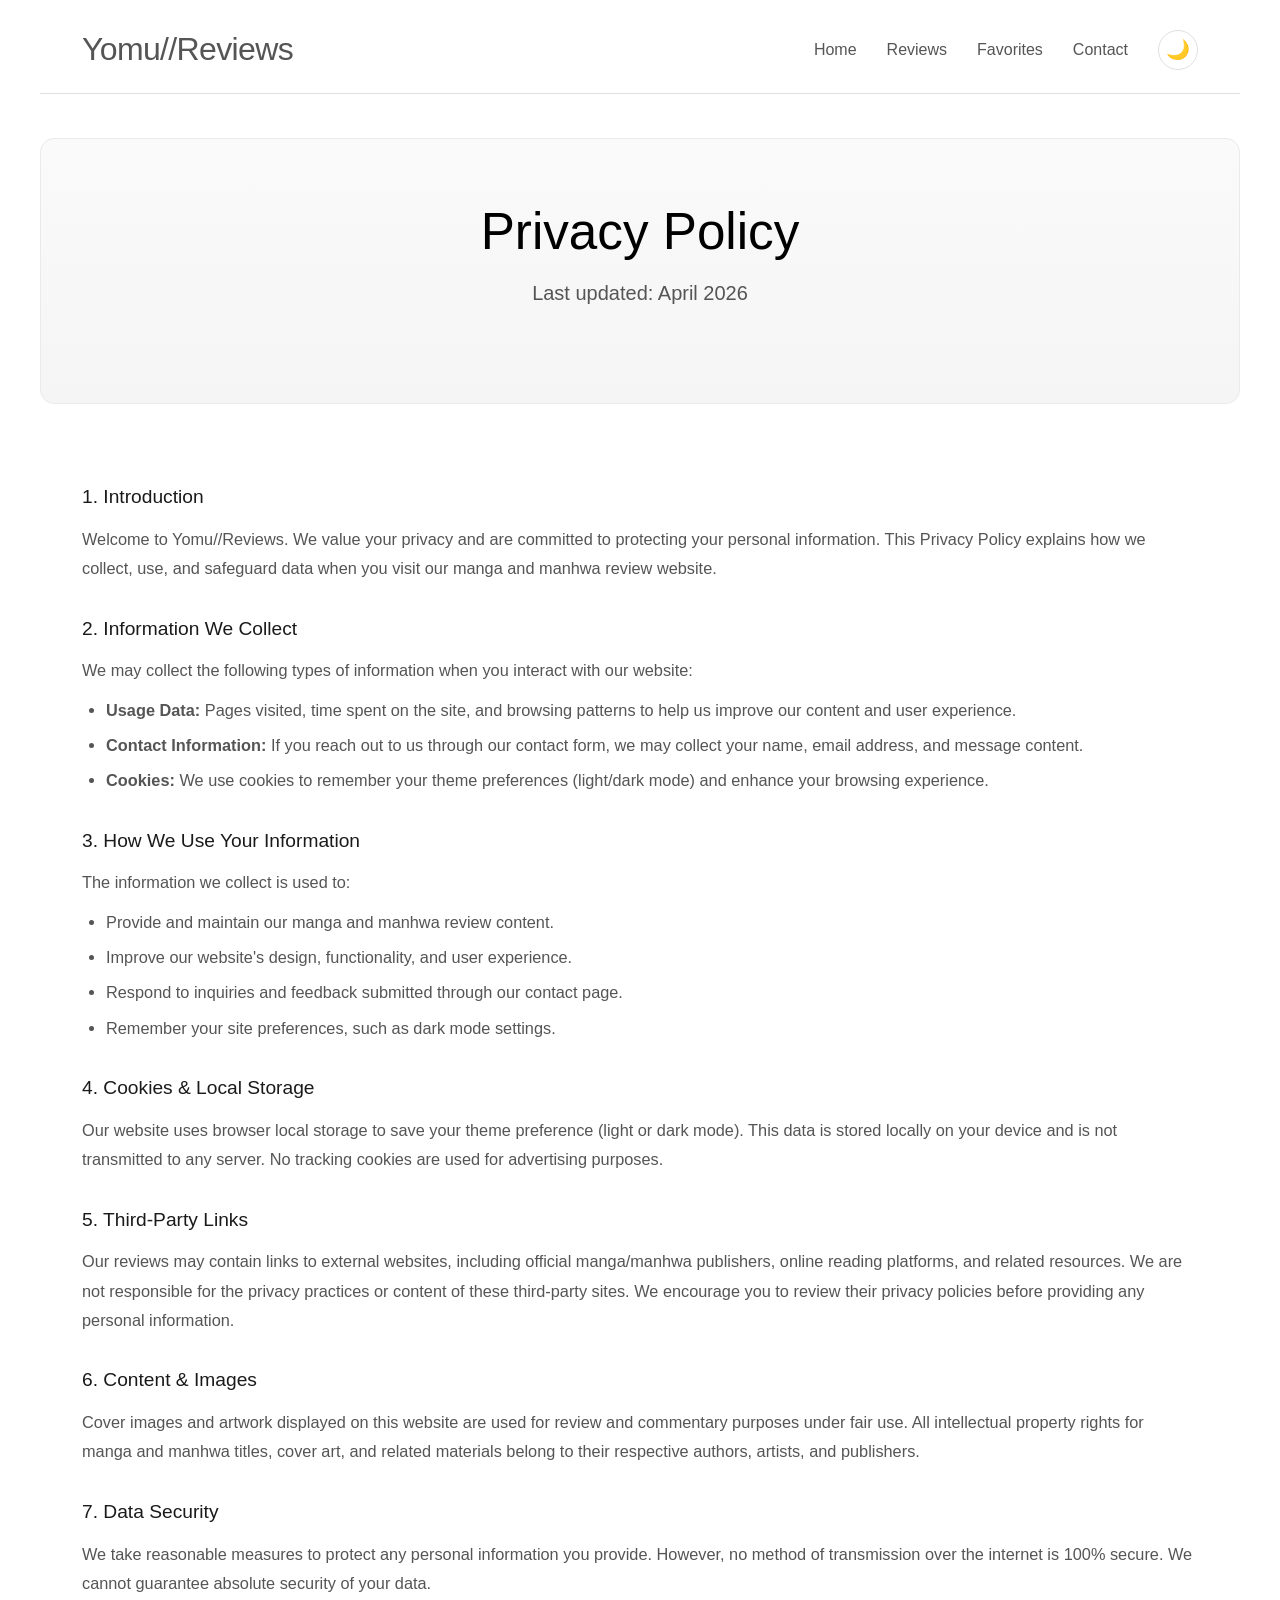
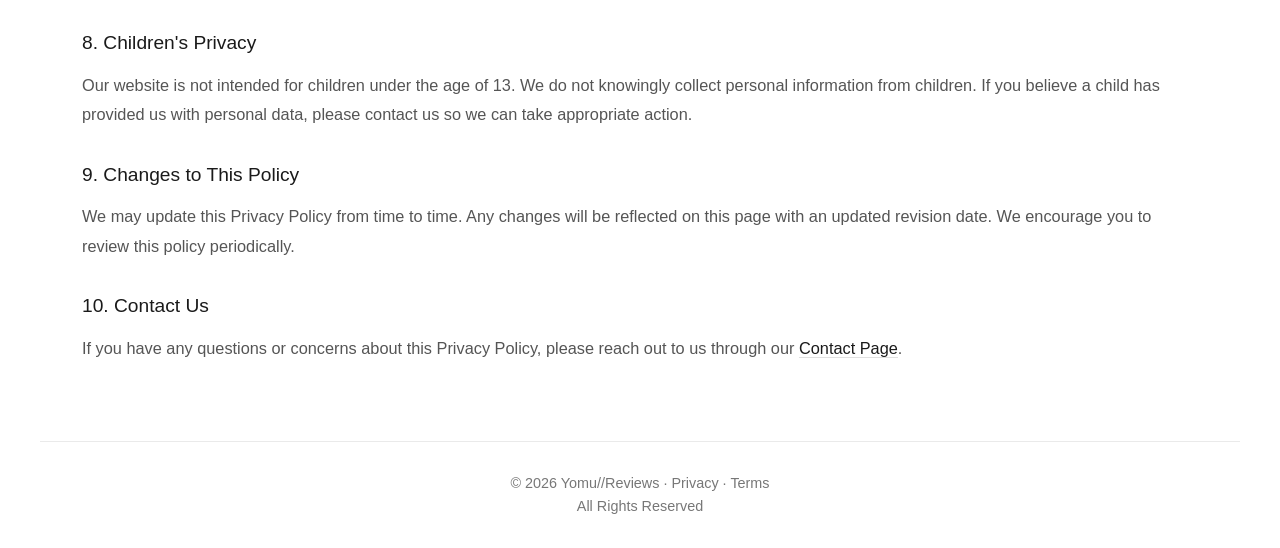
<file: privacy.html>
<!DOCTYPE html>
<html lang="en">
<head>
    <meta charset="UTF-8">
    <meta name="viewport" content="width=device-width, initial-scale=1.0">
    <title>Privacy Policy - Yomu//Reviews</title>
    <script src="https://code.jquery.com/jquery-3.6.0.min.js"></script>
    <link rel="stylesheet" href="https://cdnjs.cloudflare.com/ajax/libs/font-awesome/6.0.0-beta3/css/all.min.css">
    <link rel="stylesheet" href="style.css">
</head>

<body>
    <header class="header">
        <div class="logo">
            <a href="index.html"><h1>Yomu<span>//Reviews</span></h1></a>
        </div>
        <nav class="nav">
            <ul>
                <li><a href="index.html">Home</a></li>
                <li><a href="reviews.html">Reviews</a></li>
                <li><a href="favorites.html">Favorites</a></li>
                <li><a href="contact.html">Contact</a></li>
            </ul>

            <button id="theme-toggle" class="theme-toggle">🌙</button>
        </nav>
    </header>

    <main>
        <section class="hero">
            <div class="hero-content">
                <h2>Privacy Policy</h2>
                <p>Last updated: April 2026</p>
            </div>
        </section>

        <article class="legal-page">
            <div class="legal-body">
                <h3>1. Introduction</h3>
                <p>Welcome to Yomu//Reviews. We value your privacy and are committed to protecting your personal information. This Privacy Policy explains how we collect, use, and safeguard data when you visit our manga and manhwa review website.</p>

                <h3>2. Information We Collect</h3>
                <p>We may collect the following types of information when you interact with our website:</p>
                <ul>
                    <li><strong>Usage Data:</strong> Pages visited, time spent on the site, and browsing patterns to help us improve our content and user experience.</li>
                    <li><strong>Contact Information:</strong> If you reach out to us through our contact form, we may collect your name, email address, and message content.</li>
                    <li><strong>Cookies:</strong> We use cookies to remember your theme preferences (light/dark mode) and enhance your browsing experience.</li>
                </ul>

                <h3>3. How We Use Your Information</h3>
                <p>The information we collect is used to:</p>
                <ul>
                    <li>Provide and maintain our manga and manhwa review content.</li>
                    <li>Improve our website's design, functionality, and user experience.</li>
                    <li>Respond to inquiries and feedback submitted through our contact page.</li>
                    <li>Remember your site preferences, such as dark mode settings.</li>
                </ul>

                <h3>4. Cookies &amp; Local Storage</h3>
                <p>Our website uses browser local storage to save your theme preference (light or dark mode). This data is stored locally on your device and is not transmitted to any server. No tracking cookies are used for advertising purposes.</p>

                <h3>5. Third-Party Links</h3>
                <p>Our reviews may contain links to external websites, including official manga/manhwa publishers, online reading platforms, and related resources. We are not responsible for the privacy practices or content of these third-party sites. We encourage you to review their privacy policies before providing any personal information.</p>

                <h3>6. Content &amp; Images</h3>
                <p>Cover images and artwork displayed on this website are used for review and commentary purposes under fair use. All intellectual property rights for manga and manhwa titles, cover art, and related materials belong to their respective authors, artists, and publishers.</p>

                <h3>7. Data Security</h3>
                <p>We take reasonable measures to protect any personal information you provide. However, no method of transmission over the internet is 100% secure. We cannot guarantee absolute security of your data.</p>

                <h3>8. Children's Privacy</h3>
                <p>Our website is not intended for children under the age of 13. We do not knowingly collect personal information from children. If you believe a child has provided us with personal data, please contact us so we can take appropriate action.</p>

                <h3>9. Changes to This Policy</h3>
                <p>We may update this Privacy Policy from time to time. Any changes will be reflected on this page with an updated revision date. We encourage you to review this policy periodically.</p>

                <h3>10. Contact Us</h3>
                <p>If you have any questions or concerns about this Privacy Policy, please reach out to us through our <a href="contact.html">Contact Page</a>.</p>
            </div>
        </article>
    </main>

    <footer class="footer">
        <p>© 2026 Yomu//Reviews · <a href="privacy.html">Privacy</a> · <a href="terms.html">Terms</a></p>
        <p>All Rights Reserved</p>
    </footer>

    <script src="script.js"></script>
</body>
</html>
</file>
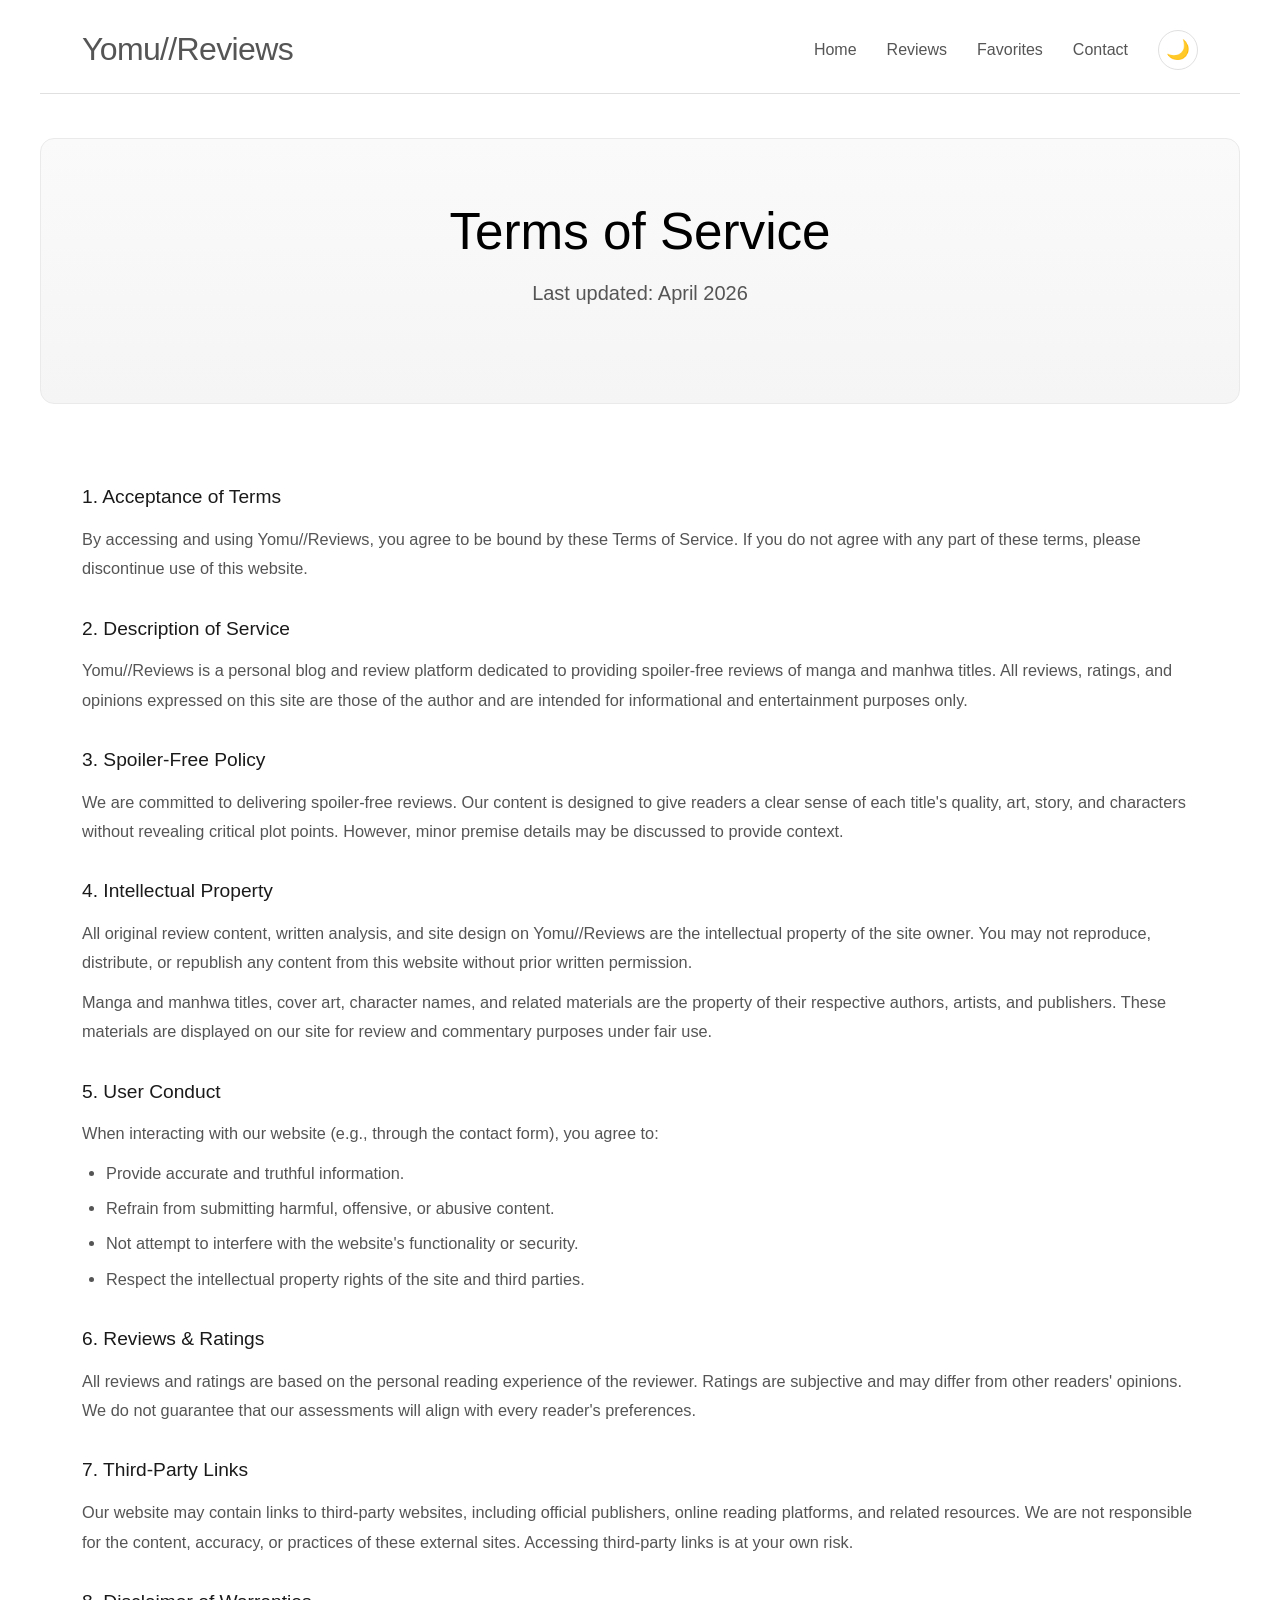
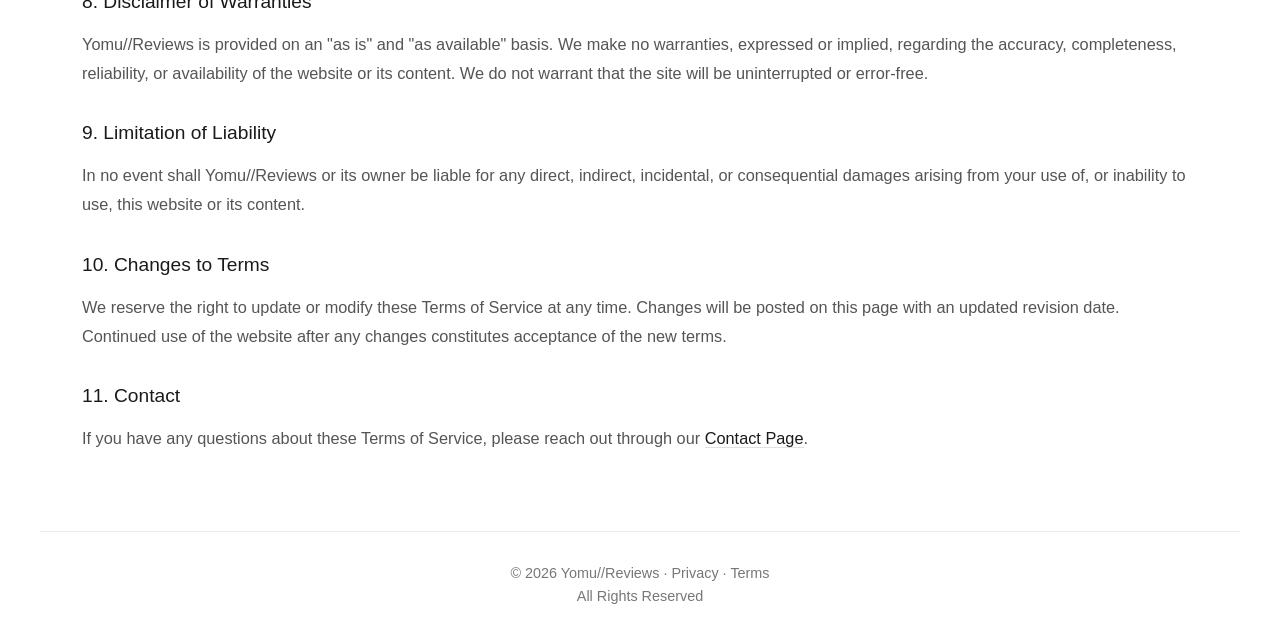
<file: terms.html>
<!DOCTYPE html>
<html lang="en">
<head>
    <meta charset="UTF-8">
    <meta name="viewport" content="width=device-width, initial-scale=1.0">
    <title>Terms of Service - Yomu//Reviews</title>
    <script src="https://code.jquery.com/jquery-3.6.0.min.js"></script>
    <link rel="stylesheet" href="https://cdnjs.cloudflare.com/ajax/libs/font-awesome/6.0.0-beta3/css/all.min.css">
    <link rel="stylesheet" href="style.css">
</head>

<body>
    <header class="header">
        <div class="logo">
            <a href="index.html"><h1>Yomu<span>//Reviews</span></h1></a>
        </div>
        <nav class="nav">
            <ul>
                <li><a href="index.html">Home</a></li>
                <li><a href="reviews.html">Reviews</a></li>
                <li><a href="favorites.html">Favorites</a></li>
                <li><a href="contact.html">Contact</a></li>
            </ul>

            <button id="theme-toggle" class="theme-toggle">🌙</button>
        </nav>
    </header>

    <main>
        <section class="hero">
            <div class="hero-content">
                <h2>Terms of Service</h2>
                <p>Last updated: April 2026</p>
            </div>
        </section>

        <article class="legal-page">
            <div class="legal-body">
                <h3>1. Acceptance of Terms</h3>
                <p>By accessing and using Yomu//Reviews, you agree to be bound by these Terms of Service. If you do not agree with any part of these terms, please discontinue use of this website.</p>

                <h3>2. Description of Service</h3>
                <p>Yomu//Reviews is a personal blog and review platform dedicated to providing spoiler-free reviews of manga and manhwa titles. All reviews, ratings, and opinions expressed on this site are those of the author and are intended for informational and entertainment purposes only.</p>

                <h3>3. Spoiler-Free Policy</h3>
                <p>We are committed to delivering spoiler-free reviews. Our content is designed to give readers a clear sense of each title's quality, art, story, and characters without revealing critical plot points. However, minor premise details may be discussed to provide context.</p>

                <h3>4. Intellectual Property</h3>
                <p>All original review content, written analysis, and site design on Yomu//Reviews are the intellectual property of the site owner. You may not reproduce, distribute, or republish any content from this website without prior written permission.</p>
                <p>Manga and manhwa titles, cover art, character names, and related materials are the property of their respective authors, artists, and publishers. These materials are displayed on our site for review and commentary purposes under fair use.</p>

                <h3>5. User Conduct</h3>
                <p>When interacting with our website (e.g., through the contact form), you agree to:</p>
                <ul>
                    <li>Provide accurate and truthful information.</li>
                    <li>Refrain from submitting harmful, offensive, or abusive content.</li>
                    <li>Not attempt to interfere with the website's functionality or security.</li>
                    <li>Respect the intellectual property rights of the site and third parties.</li>
                </ul>

                <h3>6. Reviews &amp; Ratings</h3>
                <p>All reviews and ratings are based on the personal reading experience of the reviewer. Ratings are subjective and may differ from other readers' opinions. We do not guarantee that our assessments will align with every reader's preferences.</p>

                <h3>7. Third-Party Links</h3>
                <p>Our website may contain links to third-party websites, including official publishers, online reading platforms, and related resources. We are not responsible for the content, accuracy, or practices of these external sites. Accessing third-party links is at your own risk.</p>

                <h3>8. Disclaimer of Warranties</h3>
                <p>Yomu//Reviews is provided on an "as is" and "as available" basis. We make no warranties, expressed or implied, regarding the accuracy, completeness, reliability, or availability of the website or its content. We do not warrant that the site will be uninterrupted or error-free.</p>

                <h3>9. Limitation of Liability</h3>
                <p>In no event shall Yomu//Reviews or its owner be liable for any direct, indirect, incidental, or consequential damages arising from your use of, or inability to use, this website or its content.</p>

                <h3>10. Changes to Terms</h3>
                <p>We reserve the right to update or modify these Terms of Service at any time. Changes will be posted on this page with an updated revision date. Continued use of the website after any changes constitutes acceptance of the new terms.</p>

                <h3>11. Contact</h3>
                <p>If you have any questions about these Terms of Service, please reach out through our <a href="contact.html">Contact Page</a>.</p>
            </div>
        </article>
    </main>

    <footer class="footer">
        <p>© 2026 Yomu//Reviews · <a href="privacy.html">Privacy</a> · <a href="terms.html">Terms</a></p>
        <p>All Rights Reserved</p>
    </footer>

    <script src="script.js"></script>
</body>
</html>
</file>
<file: style.css>
/* Reset */
* {
    margin: 0;
    padding: 0;
    box-sizing: border-box;
}

/* Color tokens (light) */
:root {
    --text-main: #1a1a1a;
    --text-soft: #555;
    --text-muted: #777;
    --line: #eaeaea;
    --line-strong: #e0e0e0;
    --surface: #ffffff;
    --surface-soft: #f7f7f7;
    --shadow-soft: 0 10px 30px rgba(0, 0, 0, 0.04);
    --shadow-hover: 0 14px 36px rgba(0, 0, 0, 0.08);
}

/* Base */
body {
    font-family: -apple-system, BlinkMacSystemFont, 'Segoe UI', Roboto, Helvetica, Arial, sans-serif;
    background-color: white;
    color: var(--text-main);
    line-height: 1.6;
}

a {
    color: inherit;
    text-decoration: none;
}

/* Layout wrapper */
.header, .hero, .featured, .latest, .footer, .reviews, .review-page {
    width: min(100%, 1200px);
    margin: 0 auto;
    padding: 24px clamp(20px, 4vw, 42px);
}

/* Header & navigation */
.header {
    display: flex;
    justify-content: space-between;
    align-items: center;
    flex-wrap: wrap;
    gap: 20px;
    border-bottom: 1px solid var(--line-strong);
    padding-bottom: 18px;
    margin-bottom: 44px;
}

.logo h1 {
    font-weight: 400;
    color: var(--text-soft);
    letter-spacing: -0.02em;
}

.nav {
    display: flex;
    align-items: center;
    gap: 30px;
}

.nav ul {
    display: flex;
    list-style: none;
    gap: 30px;
    margin: 0;
}

.nav a {
    font-weight: 400;
    color: #555;
    transition: color 0.2s ease;
}

.nav a:hover {
    color: #000;
}

/* Hero banner */
.hero {
    text-align: center;
    margin-bottom: 68px;
    padding: 64px 20px;
    background: linear-gradient(180deg, #fafafa 0%, #f5f5f5 100%);
    border: 1px solid var(--line);
    border-radius: 14px;
}

.hero h2 {
    font-size: clamp(2.3rem, 4vw, 3.25rem);
    font-weight: 300;
    margin-bottom: 15px;
    color: #000;
    line-height: 1.15;
}

.hero p {
    font-size: 20px;
    color: var(--text-soft);
    margin-bottom: 30px;
}

/* Buttons */
.btn {
    display: inline-block;
    padding: 12px 30px;
    background-color: var(--text-main);
    color: #fff;
    border-radius: 40px;
    font-weight: 500;
    transition: background-color 0.2s ease, transform 0.2s ease;
    border: none;
}

.btn:hover {
    background-color: #000;
    transform: translateY(-1px);
}

.btn-small {
    padding: 6px 18px;
    background-color: transparent;
    border: 1px solid var(--text-main);
    color: var(--text-main);
    border-radius: 30px;
    font-weight: 500;
    transition: background-color 0.2s ease, color 0.2s ease;
}

.btn-small:hover {
    background-color: var(--text-main);
    color: #fff;
}

.btn-outline {
    background: transparent;
    border: 1px solid var(--line-strong);
    color: var(--text-soft);
    padding: 8px 20px;
    border-radius: 8px;
    cursor: pointer;
    font-size: 0.85rem;
    transition: all 0.2s ease;
}

.btn-outline:hover {
    border-color: var(--text-main);
    color: var(--text-main);
}

/* Section headers */
.section-header {
    display: flex;
    justify-content: space-between;
    align-items: center;
    margin-bottom: 26px;
    flex-wrap: wrap;
    gap: 10px;
}

.section-header h3 {
    font-size: 1rem;
    font-weight: 400;
    color: #000;
}

.view-all {
    color: var(--text-soft);
    font-weight: 500;
    border-bottom: 1px solid transparent;
    transition: border-color 0.2s ease, color 0.2s ease;
}

.view-all:hover {
    border-bottom-color: #000;
    color: #000;
}

/* Review card grid */
.container-grid {
    display: grid;
    grid-template-columns: repeat(auto-fill, minmax(280px, 1fr));
    gap: 30px;
    margin-bottom: 68px;
}

.container {
    position: relative;
    background: var(--surface);
    border: 1px solid var(--line);
    border-radius: 14px;
    overflow: hidden;
    transition: box-shadow 0.25s ease, transform 0.25s ease;
    box-shadow: var(--shadow-soft);
}

.container:hover {
    box-shadow: var(--shadow-hover);
    transform: translateY(-2px);
}

.container img {
    width: 100%;
    height: clamp(320px, 34vw, 460px);
    object-fit: cover;
    object-position: center;
    display: block;
    border-bottom: 1px solid var(--line);
    background-color: #f3f3f3;
}

.container-content {
    padding: 20px;
}

.container-content h4 {
    font-size: 1.3rem;
    font-weight: 500;
    margin-bottom: 5px;
    color: #000;
}

.genre {
    color: var(--text-muted);
    font-size: 0.9rem;
    margin-bottom: 10px;
}

.short-gist {
    color: var(--text-soft);
    margin-bottom: 15px;
    font-size: 0.95rem;
}

.read-more {
    color: var(--text-main);
    font-weight: 500;
    font-size: 0.95rem;
    border-bottom: 1px solid transparent;
    transition: border-color 0.2s ease;
}

.read-more:hover {
    border-bottom-color: #000;
}

/* Latest reviews list */
.latest-list {
    border: 1px solid var(--line);
    border-radius: 14px;
    padding: 0 24px;
    margin-bottom: 68px;
    background: var(--surface);
    box-shadow: var(--shadow-soft);
}

.latest-item {
    display: flex;
    align-items: center;
    gap: 20px;
    padding: 20px 0;
    border-bottom: 1px solid var(--line);
    flex-wrap: wrap;
}

.latest-item:last-child {
    border-bottom: none;
}

.rank {
    font-size: 2rem;
    font-weight: 200;
    color: #ccc;
    min-width: 50px;
}

.item-info {
    flex: 1;
}

.item-info h5 {
    font-size: 1.2rem;
    font-weight: 500;
    margin-bottom: 4px;
    color: #000;
}

.item-info p {
    color: var(--text-muted);
    font-size: 0.9rem;
}

/* Footer */
.footer {
    text-align: center;
    padding: 30px clamp(20px, 4vw, 42px);
    border-top: 1px solid var(--line);
    color: var(--text-muted);
    font-size: 0.9rem;
}

.footer a:hover {
    color: #000;
}

.footer-hidden {
    color: inherit;
    text-decoration: none;
    cursor: default;
}

/* Search box */
.search-box {
    display: flex;
    align-items: center;
    background: var(--surface-soft);
    border: 1px solid var(--line);
    border-radius: 30px;
    padding: 5px 15px;
    transition: all 0.2s ease;
}

.search-box:focus-within {
    border-color: var(--text-main);
    background: var(--surface);
    box-shadow: 0 0 0 3px rgba(0,0,0,0.05);
}

.search-box i {
    color: var(--text-muted);
    font-size: 0.85rem;
    margin-right: 8px;
}

.search-box input {
    border: none;
    background: transparent;
    outline: none;
    font-size: 0.9rem;
    color: var(--text-main);
    width: 150px; 
    transition: width 0.3s ease;
}

.search-box input:focus {
    width: 200px;
}

/* Genre filter bar */
.filter-bar {
    width: min(100%, 1200px);
    margin: 0 auto 30px;
    padding: 0 clamp(20px, 4vw, 42px);
    display: flex;
    flex-wrap: wrap;
    gap: 10px;
}

.filter-btn {
    padding: 8px 20px;
    border: 1px solid var(--line-strong);
    border-radius: 30px;
    background: transparent;
    color: var(--text-soft);
    font-size: 0.9rem;
    cursor: pointer;
    transition: all 0.2s ease;
}

.filter-btn:hover {
    border-color: var(--text-main);
    color: var(--text-main);
}

.filter-btn.active {
    background-color: var(--text-main);
    color: var(--surface);
    border-color: var(--text-main);
}

/* Single review page */
.review-page {
    padding-top: 10px;
    padding-bottom: 40px;
}

.review-header {
    margin: 30px 0 20px;
}

.review-header h2 {
    font-size: 2.4rem;
    font-weight: 500;
    color: var(--text-main);
}

.review-meta {
    color: var(--text-muted);
    font-size: 1.05rem;
    margin-top: 5px;
}

.review-body {
    margin-bottom: 40px;
}

.review-body h3 {
    font-size: 1.3rem;
    font-weight: 500;
    margin: 25px 0 10px;
    color: var(--text-main);
}

.review-body p {
    color: var(--text-soft);
    line-height: 1.8;
    font-size: 1.05rem;
}

.reading-time {
    display: inline-block;
    margin-top: 10px;
    padding: 4px 14px;
    background: var(--surface-soft);
    border: 1px solid var(--line);
    border-radius: 20px;
    color: var(--text-muted);
    font-size: 0.85rem;
}

/* Contact page */
.contact-section {
    width: min(100%, 1200px);
    margin: 0 auto;
    padding: 24px clamp(20px, 4vw, 42px);
    padding-bottom: 68px;
}

.contact-grid {
    display: grid;
    grid-template-columns: 1fr 1.5fr;
    gap: 50px;
    align-items: start;
}

.contact-info h3,
.contact-form-wrapper h3 {
    font-size: 1.1rem;
    font-weight: 500;
    color: var(--text-main);
    margin-bottom: 24px;
}

.info-item {
    display: flex;
    align-items: center;
    gap: 14px;
    margin-bottom: 18px;
    color: var(--text-soft);
    font-size: 1rem;
}

.info-item i {
    font-size: 1.1rem;
    color: var(--text-muted);
    width: 20px;
    text-align: center;
}

.social-links {
    margin-top: 36px;
}

.social-links h3 {
    margin-bottom: 16px;
}

.socials {
    display: flex;
    gap: 14px;
}

.social-link {
    display: flex;
    align-items: center;
    justify-content: center;
    width: 42px;
    height: 42px;
    border: 1px solid var(--line-strong);
    border-radius: 50%;
    color: var(--text-soft);
    font-size: 1.1rem;
    transition: all 0.2s ease;
}

.social-link:hover {
    border-color: var(--text-main);
    color: var(--text-main);
    transform: translateY(-2px);
}

/* Forms (shared) */
.contact-form {
    display: flex;
    flex-direction: column;
    gap: 20px;
}

.form-group {
    display: flex;
    flex-direction: column;
    gap: 6px;
}

.form-group label {
    font-size: 0.9rem;
    font-weight: 500;
    color: var(--text-soft);
}

.form-group input,
.form-group textarea {
    padding: 12px 16px;
    border: 1px solid var(--line-strong);
    border-radius: 10px;
    background: var(--surface);
    color: var(--text-main);
    font-size: 0.95rem;
    font-family: inherit;
    transition: border-color 0.2s ease, box-shadow 0.2s ease;
    outline: none;
}

.form-group input:focus,
.form-group textarea:focus {
    border-color: var(--text-main);
    box-shadow: 0 0 0 3px rgba(0, 0, 0, 0.05);
}

.form-group textarea {
    resize: vertical;
    min-height: 120px;
}

.contact-form .btn {
    align-self: flex-start;
    cursor: pointer;
    font-size: 0.95rem;
}

.form-error {
    color: #ef4444;
    font-size: 0.9rem;
    margin-top: 8px;
}

/* Legal pages */
.legal-page {
    width: min(100%, 1200px);
    margin: 0 auto;
    padding: 10px clamp(20px, 4vw, 42px) 68px;
}

.legal-body h3 {
    font-size: 1.2rem;
    font-weight: 500;
    margin: 30px 0 12px;
    color: var(--text-main);
}

.legal-body h3:first-child {
    margin-top: 0;
}

.legal-body p {
    color: var(--text-soft);
    line-height: 1.8;
    font-size: 1.02rem;
    margin-bottom: 10px;
}

.legal-body ul {
    margin: 10px 0 16px 24px;
    color: var(--text-soft);
    line-height: 1.8;
    font-size: 1.02rem;
}

.legal-body ul li {
    margin-bottom: 6px;
}

.legal-body a {
    color: var(--text-main);
    border-bottom: 1px solid var(--line-strong);
    transition: border-color 0.2s ease;
}

.legal-body a:hover {
    border-bottom-color: var(--text-main);
}

/* Progress bar */
.progress-bar {
    position: fixed;
    top: 0;
    left: 0;
    width: 0%;
    height: 4px;
    background: linear-gradient(90deg, #6366f1, #a855f7, #ec4899);
    z-index: 9999;
    transition: width 0.1s ease-out;
    border-radius: 0 2px 2px 0;
}

/* Favorite heart button */
.favorite-btn {
    position: absolute;
    top: 12px;
    right: 12px;
    width: 36px;
    height: 36px;
    border: none;
    border-radius: 50%;
    background: rgba(255, 255, 255, 0.9);
    color: #ccc;
    font-size: 1rem;
    cursor: pointer;
    display: flex;
    align-items: center;
    justify-content: center;
    transition: all 0.25s ease;
    z-index: 2;
    box-shadow: 0 2px 8px rgba(0, 0, 0, 0.15);
}

.favorite-btn:hover {
    transform: scale(1.15);
    color: #ef4444;
}

.favorite-btn.favorited {
    color: #ef4444;
    background: rgba(255, 255, 255, 0.95);
}

.favorite-btn.favorited i {
    animation: heartPop 0.3s ease;
}

@keyframes heartPop {
    0% { transform: scale(1); }
    50% { transform: scale(1.3); }
    100% { transform: scale(1); }
}

/* Favorites section */
.favorites-section {
    margin-bottom: 68px;
}

.favorites-section .container-grid {
    margin-bottom: 0;
}

.favorites-empty {
    text-align: center;
    padding: 40px 20px;
    color: var(--text-muted);
    font-size: 1rem;
    border: 1px dashed var(--line-strong);
    border-radius: 14px;
}

/* Back to top button */
.back-to-top {
    position: fixed;
    bottom: 30px;
    right: 30px;
    width: 44px;
    height: 44px;
    border: 1px solid var(--line-strong);
    border-radius: 50%;
    background: var(--surface);
    color: var(--text-soft);
    font-size: 1.1rem;
    cursor: pointer;
    display: flex;
    align-items: center;
    justify-content: center;
    opacity: 0;
    visibility: hidden;
    transition: all 0.3s ease;
    z-index: 999;
    box-shadow: 0 4px 12px rgba(0, 0, 0, 0.1);
}

.back-to-top.visible {
    opacity: 1;
    visibility: visible;
}

.back-to-top:hover {
    transform: translateY(-3px);
    border-color: var(--text-main);
    color: var(--text-main);
    box-shadow: 0 6px 16px rgba(0, 0, 0, 0.15);
}

/* Admin page */
.admin-section {
    width: min(100%, 1200px);
    margin: 0 auto;
    padding: 24px clamp(20px, 4vw, 42px);
    padding-bottom: 68px;
}

.admin-heading {
    font-size: 1.2rem;
    font-weight: 500;
    color: var(--text-main);
    margin-bottom: 20px;
}

.admin-toolbar {
    display: flex;
    justify-content: space-between;
    align-items: center;
    margin-bottom: 4px;
}

.admin-toolbar .admin-heading {
    margin-bottom: 0;
}

#login-section {
    max-width: 440px;
}

/* Admin form */
.admin-form {
    display: flex;
    flex-direction: column;
    gap: 20px;
}

.admin-form .form-group {
    display: flex;
    flex-direction: column;
    gap: 6px;
    flex: 1;
}

.form-row {
    display: flex;
    gap: 20px;
}

.admin-form label {
    font-size: 0.9rem;
    font-weight: 500;
    color: var(--text-soft);
}

.admin-form input,
.admin-form select,
.admin-form textarea {
    padding: 12px 16px;
    border: 1px solid var(--line-strong);
    border-radius: 10px;
    background: var(--surface);
    color: var(--text-main);
    font-size: 0.95rem;
    font-family: inherit;
    transition: border-color 0.2s ease, box-shadow 0.2s ease;
    outline: none;
}

.admin-form input:focus,
.admin-form select:focus,
.admin-form textarea:focus {
    border-color: var(--text-main);
    box-shadow: 0 0 0 3px rgba(0, 0, 0, 0.05);
}

.admin-form textarea {
    resize: vertical;
    min-height: 120px;
}

.admin-form .btn {
    align-self: flex-start;
    cursor: pointer;
    font-size: 0.95rem;
}

.admin-form .btn:disabled {
    opacity: 0.6;
    cursor: not-allowed;
}

/* Admin review manager */
.admin-divider {
    border: none;
    border-top: 1px solid var(--line);
    margin: 40px 0;
}

.reviews-list {
    display: flex;
    flex-direction: column;
    gap: 10px;
}

.review-list-item {
    display: flex;
    justify-content: space-between;
    align-items: center;
    padding: 14px 18px;
    background: var(--surface);
    border: 1px solid var(--line);
    border-radius: 10px;
}

.review-list-info {
    display: flex;
    flex-direction: column;
    gap: 4px;
}

.review-list-info strong {
    color: var(--text-main);
    font-size: 0.95rem;
}

.review-list-info span {
    color: var(--text-muted);
    font-size: 0.85rem;
}

.btn-delete {
    background: transparent;
    border: 1px solid #ef4444;
    color: #ef4444;
    padding: 6px 14px;
    border-radius: 8px;
    cursor: pointer;
    font-size: 0.8rem;
    transition: all 0.2s ease;
    white-space: nowrap;
}

.btn-delete:hover {
    background: #ef4444;
    color: white;
}

.btn-delete:disabled {
    opacity: 0.5;
    cursor: not-allowed;
}

/* Dark mode overrides */
body.dark-mode {
    --text-main: #e8e8e8;
    --text-soft: #aaa;
    --text-muted: #888;
    --line: #2a2a2a;
    --line-strong: #333;
    --surface: #1a1a1a;
    --surface-soft: #222;
    --shadow-soft: 0 10px 30px rgba(0, 0, 0, 0.3);
    --shadow-hover: 0 14px 36px rgba(0, 0, 0, 0.5);
    background-color: #111;
}

body.dark-mode .hero {
    background: linear-gradient(180deg, #1a1a1a 0%, #222 100%);
}

body.dark-mode .hero h2,
body.dark-mode .section-header h3,
body.dark-mode .container-content h4,
body.dark-mode .item-info h5 {
    color: #f0f0f0;
}

body.dark-mode .btn:hover,
body.dark-mode .nav a:hover,
body.dark-mode .view-all:hover,
body.dark-mode .read-more:hover,
body.dark-mode .footer a:hover {
    color: #fff;
}

body.dark-mode .btn {
    background-color: #e8e8e8;
    color: #111;
}

body.dark-mode .btn-small {
    border-color: #e8e8e8;
    color: #e8e8e8;
}

body.dark-mode .btn-small:hover {
    background-color: #e8e8e8;
    color: #111;
}

body.dark-mode .container img {
    background-color: #222;
}

body.dark-mode .form-group input:focus,
body.dark-mode .form-group textarea:focus {
    box-shadow: 0 0 0 3px rgba(255, 255, 255, 0.05);
}

body.dark-mode .social-link:hover {
    color: #fff;
    border-color: #fff;
}

body.dark-mode .back-to-top {
    box-shadow: 0 4px 12px rgba(0, 0, 0, 0.4);
}

body.dark-mode .favorite-btn {
    background: rgba(30, 30, 30, 0.9);
    color: #666;
}

body.dark-mode .favorite-btn:hover {
    color: #ef4444;
}

body.dark-mode .favorite-btn.favorited {
    color: #ef4444;
    background: rgba(30, 30, 30, 0.95);
}

/* Theme toggle */
.theme-toggle {
    background: none;
    border: 1px solid var(--line-strong);
    border-radius: 50%;
    width: 40px;
    height: 40px;
    font-size: 1.2rem;
    cursor: pointer;
    transition: transform 0.3s ease, border-color 0.2s ease;
}

.theme-toggle:hover {
    transform: scale(1.1);
    border-color: var(--text-soft);
}

/* Responsive */
@media (max-width: 700px) {
    .header {
        flex-direction: column;
        gap: 15px; 
    }

    .nav {
        flex-direction: column;
        gap: 20px;
    }

    .nav ul {
        justify-content: center;
        padding: 0;
    }

    .hero {
        padding: 48px 18px;
    }

    .hero h2 {
        font-size: 2rem;
    }

    .container img {
        height: 320px;
    }

    .latest-list {
        padding: 0 18px;
    }

    .contact-grid {
        grid-template-columns: 1fr;
        gap: 40px;
    }

    .form-row {
        flex-direction: column;
    }
}
</file>
